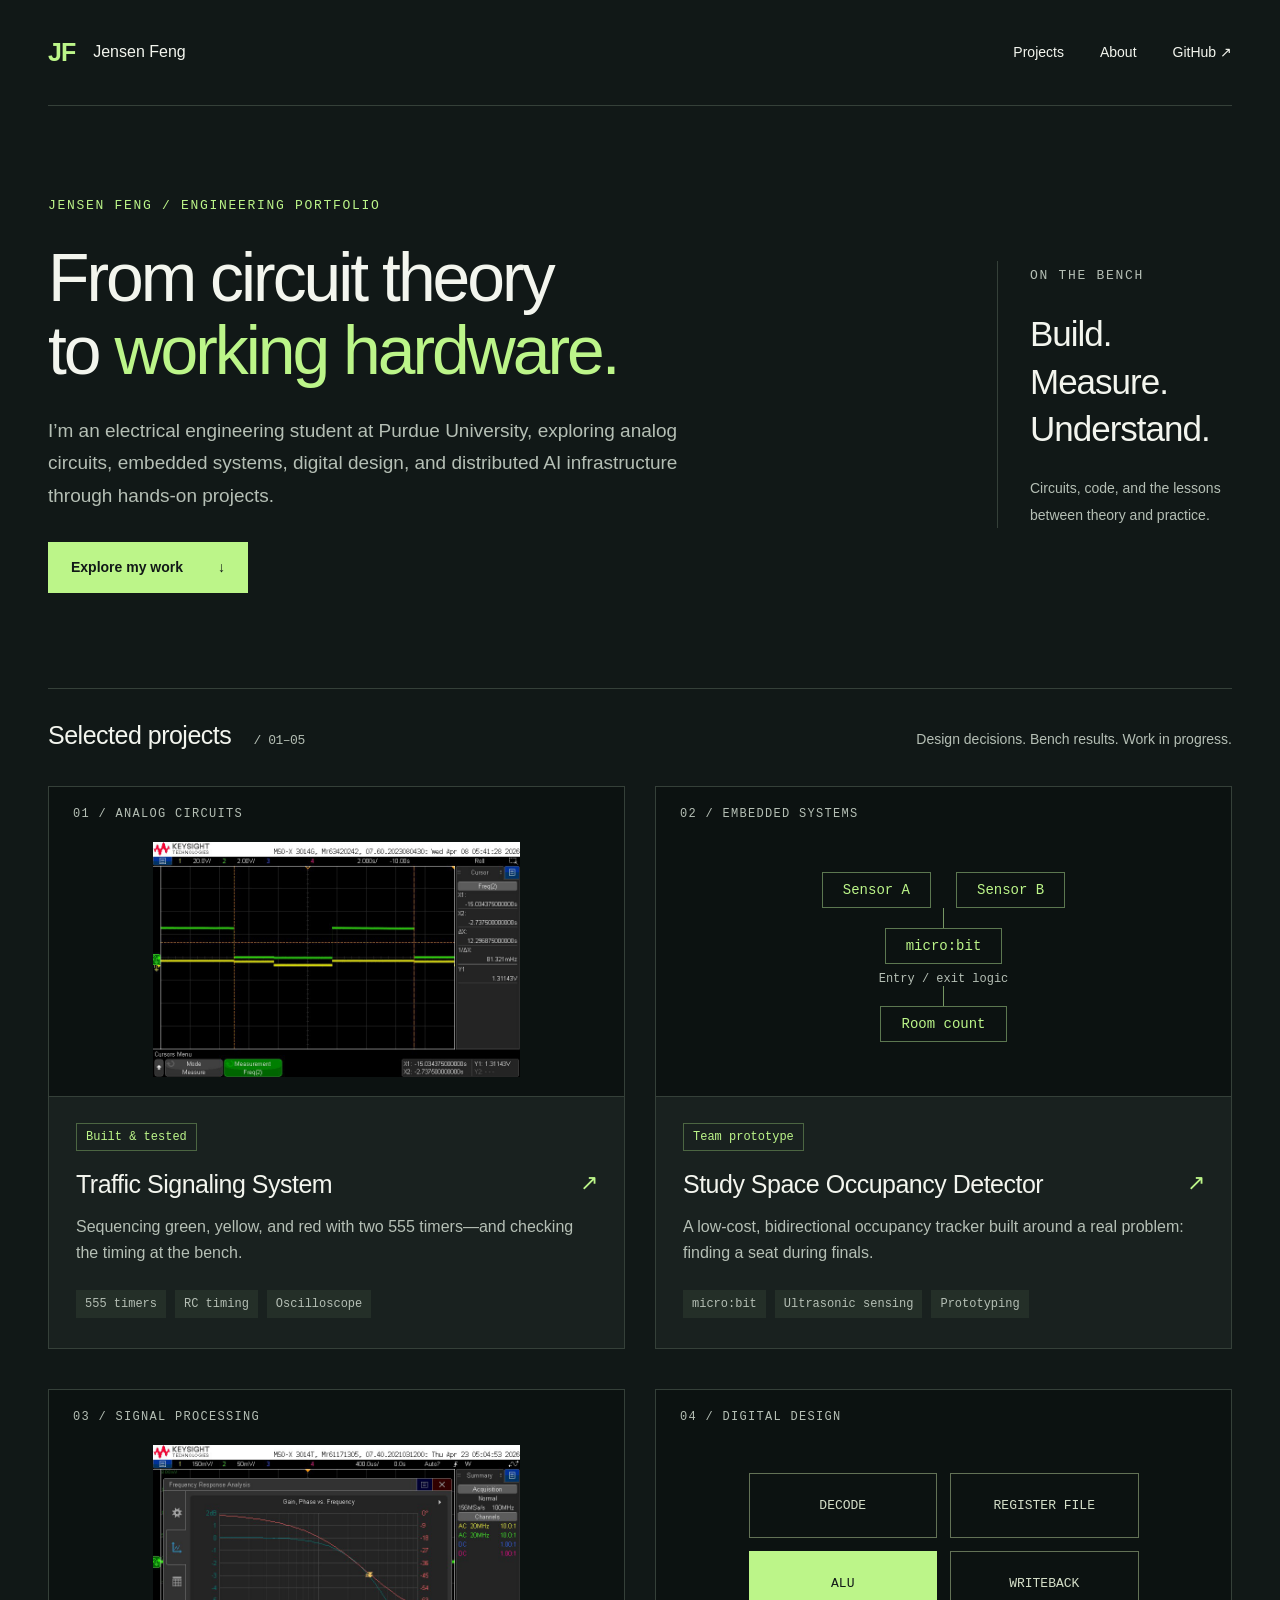
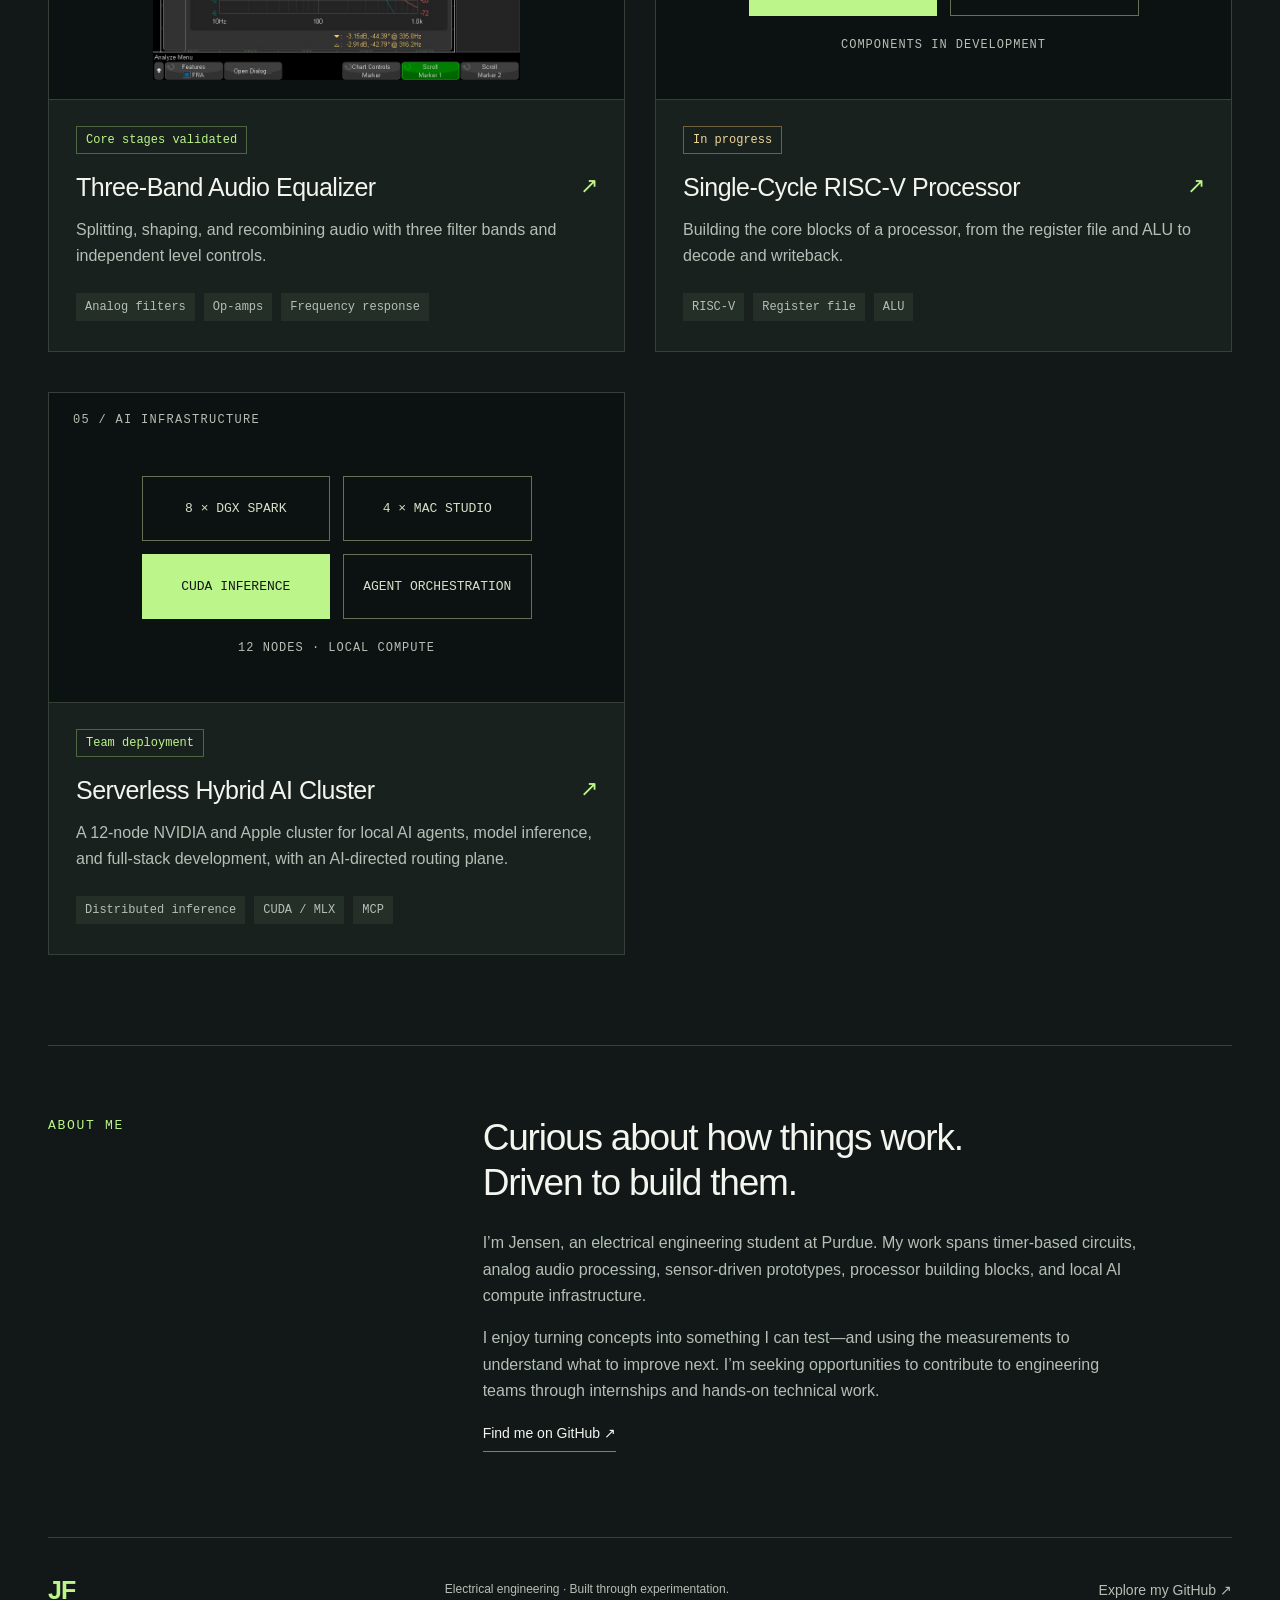
<file: index.html>
<!doctype html>
<html lang="en">

<head>

<meta charset="UTF-8">

<meta name="viewport" content="width=device-width,initial-scale=1">

<meta name="theme-color" content="#111817">

<meta name="description" content="Jensen Feng’s electrical engineering projects: analog circuits, embedded occupancy sensing, audio signal processing, RISC-V processor design, and distributed AI infrastructure.">
<title>Engineering Portfolio | Jensen Feng</title>
<link rel="icon" href="/favicon.svg" type="image/svg+xml">

<link rel="stylesheet" href="/style.css">

</head>

<body>
<a class="skip" href="#main">Skip to content</a>
<header>
<a class="identity" href="/">JF<span>Jensen Feng</span></a>
<nav aria-label="Main navigation">
<a href="/#projects">Projects</a><a href="/#about">About</a><a href="https://github.com/jfeng06" target="_blank" rel="noopener noreferrer">GitHub ↗</a>
</nav>

</header>

<main id="main">

<section class="hero">

<div>

<p class="eyebrow">
JENSEN FENG / ENGINEERING PORTFOLIO
</p>

<h1>
From circuit theory<br>to <em>working hardware.</em>
</h1>

<p class="intro">
I’m an electrical engineering student at Purdue University, exploring analog circuits, embedded systems, digital design, and distributed AI infrastructure through hands-on projects.
</p>
<a class="button" href="#projects">Explore my work <span>↓</span></a>
</div>

<aside class="hero-note">
<span class="small-label">ON THE BENCH</span>
<p>
Build.<br>Measure.<br>Understand.
</p>
<span>Circuits, code, and the lessons<br>between theory and practice.</span>
</aside>

</section>

<section id="projects" class="projects">

<div class="section-heading">

<h2>
Selected projects<span> / 01–05</span>
</h2>

<p>
Design decisions. Bench results. Work in progress.
</p>

</div>

<div class="project-grid">

<article class="project-card">
<a class="project-visual" href="/traffic-signaling/" aria-label="Read Traffic Signaling System"><span class="visual-label">01 / ANALOG CIRCUITS</span><img src="/assets/traffic-scope.png" alt="Traffic Signaling System: original oscilloscope measurement from the project report" width="800" height="512" loading="lazy"></a>
<div class="card-content">
<span class="status ">Built & tested</span>
<h3>
<a href="/traffic-signaling/">Traffic Signaling System <span>↗</span></a>
</h3>

<p>
Sequencing green, yellow, and red with two 555 timers—and checking the timing at the bench.
</p>

<div class="tags">
<span>555 timers</span><span>RC timing</span><span>Oscilloscope</span>
</div>

</div>

</article>

<article class="project-card">
<a class="project-visual" href="/studytrack/" aria-label="Read Study Space Occupancy Detector"><span class="visual-label">02 / EMBEDDED SYSTEMS</span>
<div class="system-diagram" role="img" aria-label="Sensor A and sensor B feed micro:bit direction logic, which updates the room count">

<div class="sensors">
<span>Sensor A</span><span>Sensor B</span>
</div>

<div class="diagram-line">

</div>
<strong>micro:bit</strong><span class="diagram-note">Entry / exit logic</span>
<div class="diagram-line">

</div>
<strong>Room count</strong>
</div>
</a>
<div class="card-content">
<span class="status ">Team prototype</span>
<h3>
<a href="/studytrack/">Study Space Occupancy Detector <span>↗</span></a>
</h3>

<p>
A low-cost, bidirectional occupancy tracker built around a real problem: finding a seat during finals.
</p>

<div class="tags">
<span>micro:bit</span><span>Ultrasonic sensing</span><span>Prototyping</span>
</div>

</div>

</article>

<article class="project-card">
<a class="project-visual" href="/audio-equalizer/" aria-label="Read Three-Band Audio Equalizer"><span class="visual-label">03 / SIGNAL PROCESSING</span><img src="/assets/equalizer-scope.png" alt="Three-Band Audio Equalizer: original oscilloscope measurement from the project report" width="800" height="512" loading="lazy"></a>
<div class="card-content">
<span class="status ">Core stages validated</span>
<h3>
<a href="/audio-equalizer/">Three-Band Audio Equalizer <span>↗</span></a>
</h3>

<p>
Splitting, shaping, and recombining audio with three filter bands and independent level controls.
</p>

<div class="tags">
<span>Analog filters</span><span>Op-amps</span><span>Frequency response</span>
</div>

</div>

</article>

<article class="project-card">
<a class="project-visual" href="/risc-v/" aria-label="Read Single-Cycle RISC-V Processor"><span class="visual-label">04 / DIGITAL DESIGN</span>
<div class="processor-diagram" role="img" aria-label="Processor modules implemented so far: decode, register file, ALU, and writeback. Integration is in progress.">
<span>DECODE</span><span>REGISTER FILE</span><span class="alu">ALU</span><span>WRITEBACK</span><small>COMPONENTS IN DEVELOPMENT</small>
</div>
</a>
<div class="card-content">
<span class="status wip">In progress</span>
<h3>
<a href="/risc-v/">Single-Cycle RISC-V Processor <span>↗</span></a>
</h3>

<p>
Building the core blocks of a processor, from the register file and ALU to decode and writeback.
</p>

<div class="tags">
<span>RISC-V</span><span>Register file</span><span>ALU</span>
</div>

</div>

</article>

<article class="project-card">
<a class="project-visual" href="/serverless-hybrid-ai-cluster/" aria-label="Read Serverless Hybrid AI Cluster">
<span class="visual-label">05 / AI INFRASTRUCTURE</span>
<div class="processor-diagram" role="img" aria-label="12-node cluster: eight DGX Sparks for CUDA inference and four Mac Studios for orchestration and sharded models">
<span>8 × DGX SPARK</span><span>4 × MAC STUDIO</span>
<span class="alu">CUDA INFERENCE</span><span>AGENT ORCHESTRATION</span>
<small>12 NODES · LOCAL COMPUTE</small>
</div>
</a>
<div class="card-content">
<span class="status">Team deployment</span>
<h3><a href="/serverless-hybrid-ai-cluster/">Serverless Hybrid AI Cluster <span>↗</span></a></h3>
<p>A 12-node NVIDIA and Apple cluster for local AI agents, model inference, and full-stack development, with an AI-directed routing plane.</p>
<div class="tags"><span>Distributed inference</span><span>CUDA / MLX</span><span>MCP</span></div>
</div>
</article>

</div>

</section>

<section id="about" class="about">

<p class="eyebrow">
ABOUT ME
</p>

<div>

<h2>
Curious about how things work.<br>Driven to build them.
</h2>

<p>
I’m Jensen, an electrical engineering student at Purdue. My work spans timer-based circuits, analog audio processing, sensor-driven prototypes, processor building blocks, and local AI compute infrastructure.
</p>

<p>
I enjoy turning concepts into something I can test—and using the measurements to understand what to improve next. I’m seeking opportunities to contribute to engineering teams through internships and hands-on technical work.
</p>
<a class="text-link" href="https://github.com/jfeng06" target="_blank" rel="noopener noreferrer">Find me on GitHub ↗</a>
</div>

</section>

</main>

<footer>
<a class="identity" href="/">JF<span>Jensen Feng</span></a><span>Electrical engineering · Built through experimentation.</span><a href="https://github.com/jfeng06" target="_blank" rel="noopener noreferrer">Explore my GitHub ↗</a>
</footer>

</body>

</html>
</file>
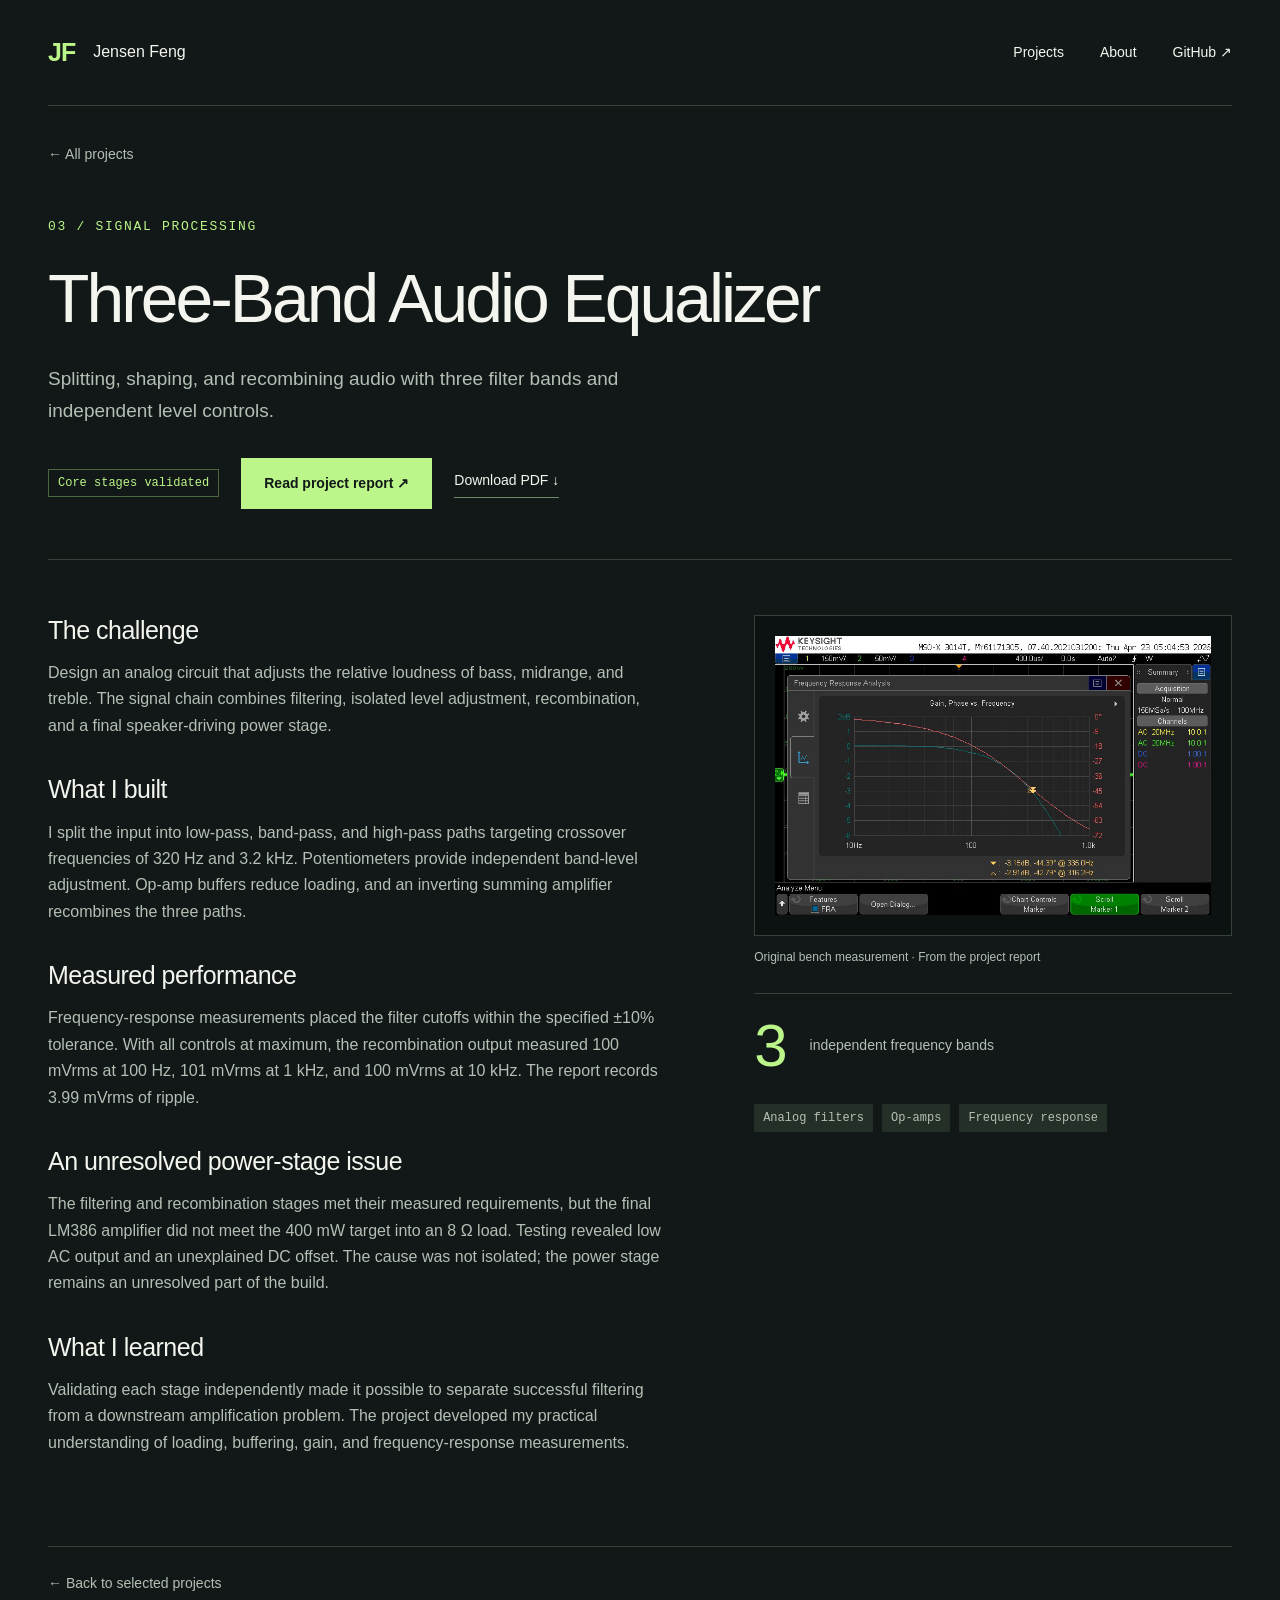
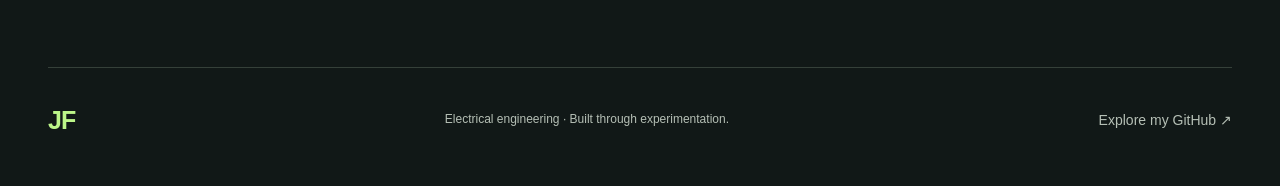
<file: audio-equalizer/index.html>
<!doctype html>
<html lang="en">

<head>

<meta charset="UTF-8">

<meta name="viewport" content="width=device-width,initial-scale=1">

<meta name="theme-color" content="#111817">

<meta name="description" content="Splitting, shaping, and recombining audio with three filter bands and independent level controls.">
<title>Three-Band Audio Equalizer | Jensen Feng</title>
<link rel="icon" href="/favicon.svg" type="image/svg+xml">

<link rel="stylesheet" href="/style.css">

</head>

<body>
<a class="skip" href="#main">Skip to content</a>
<header>
<a class="identity" href="/">JF<span>Jensen Feng</span></a>
<nav aria-label="Main navigation">
<a href="/#projects">Projects</a><a href="/#about">About</a><a href="https://github.com/jfeng06" target="_blank" rel="noopener noreferrer">GitHub ↗</a>
</nav>

</header>

<main id="main" class="detail">
<a class="back" href="/#projects">← All projects</a>
<section class="detail-hero">

<p class="eyebrow">
03 / SIGNAL PROCESSING
</p>

<h1>
Three-Band Audio Equalizer
</h1>

<p class="intro">
Splitting, shaping, and recombining audio with three filter bands and independent level controls.
</p>

<div class="detail-actions">
<span class="status">Core stages validated</span><a class="button" href="/docs/audio-equalizer.pdf" target="_blank" rel="noopener noreferrer">Read project report ↗</a><a class="text-link" href="/docs/audio-equalizer.pdf" download>Download PDF ↓</a>
</div>

</section>

<div class="detail-layout">

<div class="project-story">

<section>

<h2>
The challenge
</h2>

<p>
Design an analog circuit that adjusts the relative loudness of bass, midrange, and treble. The signal chain combines filtering, isolated level adjustment, recombination, and a final speaker-driving power stage.
</p>

</section>

<section>

<h2>
What I built
</h2>

<p>
I split the input into low-pass, band-pass, and high-pass paths targeting crossover frequencies of 320 Hz and 3.2 kHz. Potentiometers provide independent band-level adjustment. Op-amp buffers reduce loading, and an inverting summing amplifier recombines the three paths.
</p>

</section>

<section>

<h2>
Measured performance
</h2>

<p>
Frequency-response measurements placed the filter cutoffs within the specified ±10% tolerance. With all controls at maximum, the recombination output measured 100 mVrms at 100 Hz, 101 mVrms at 1 kHz, and 100 mVrms at 10 kHz. The report records 3.99 mVrms of ripple.
</p>

</section>

<section>

<h2>
An unresolved power-stage issue
</h2>

<p>
The filtering and recombination stages met their measured requirements, but the final LM386 amplifier did not meet the 400 mW target into an 8 Ω load. Testing revealed low AC output and an unexplained DC offset. The cause was not isolated; the power stage remains an unresolved part of the build.
</p>

</section>

<section>

<h2>
What I learned
</h2>

<p>
Validating each stage independently made it possible to separate successful filtering from a downstream amplification problem. The project developed my practical understanding of loading, buffering, gain, and frequency-response measurements.
</p>

</section>

</div>

<aside class="project-evidence">

<div class="evidence-visual">
<img src="/assets/equalizer-scope.png" alt="Three-Band Audio Equalizer: original oscilloscope measurement from the project report" width="800" height="512" loading="lazy">
</div>

<p class="caption">
Original bench measurement · From the project report
</p>

<div class="metric">
<strong>3</strong><span>independent frequency bands</span>
</div>

<div class="tags">
<span>Analog filters</span><span>Op-amps</span><span>Frequency response</span>
</div>

</aside>

</div>
<a class="back bottom-back" href="/#projects">← Back to selected projects</a>
</main>

<footer>
<a class="identity" href="/">JF<span>Jensen Feng</span></a><span>Electrical engineering · Built through experimentation.</span><a href="https://github.com/jfeng06" target="_blank" rel="noopener noreferrer">Explore my GitHub ↗</a>
</footer>

</body>

</html>
</file>
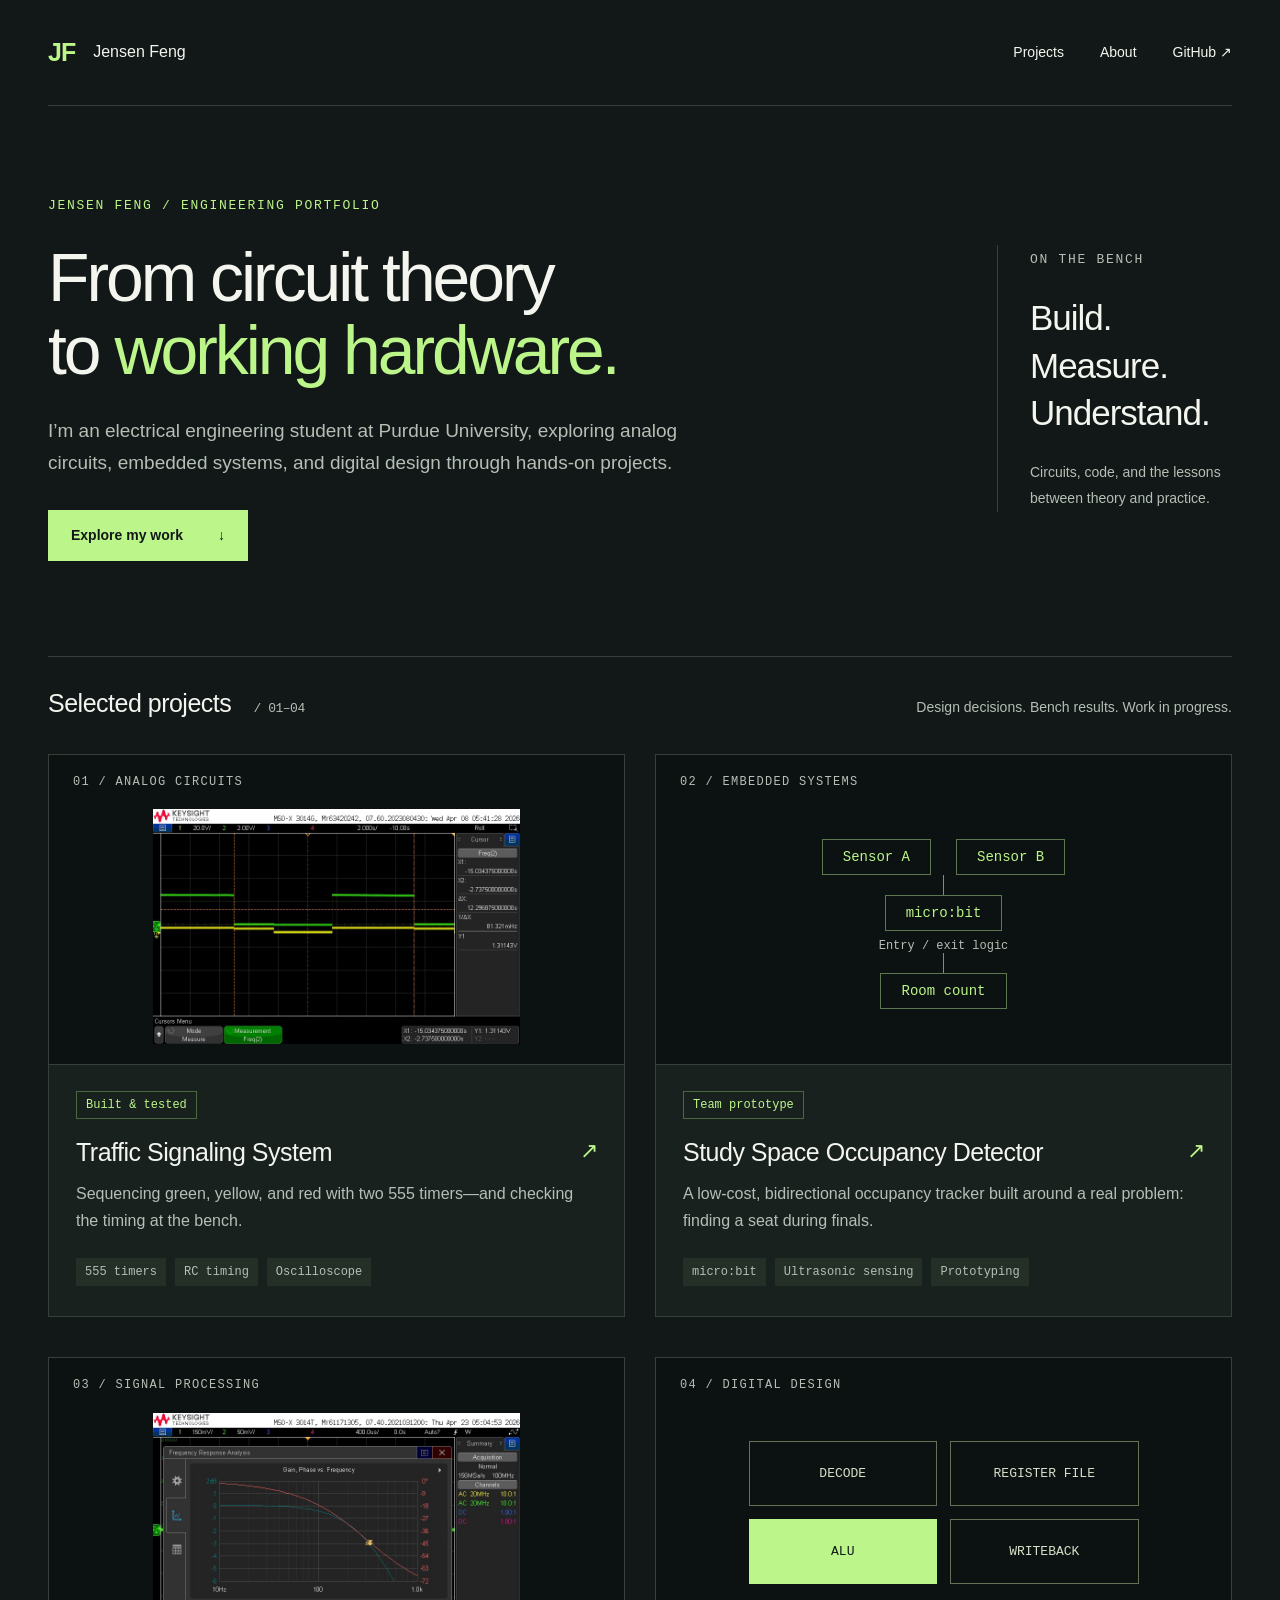
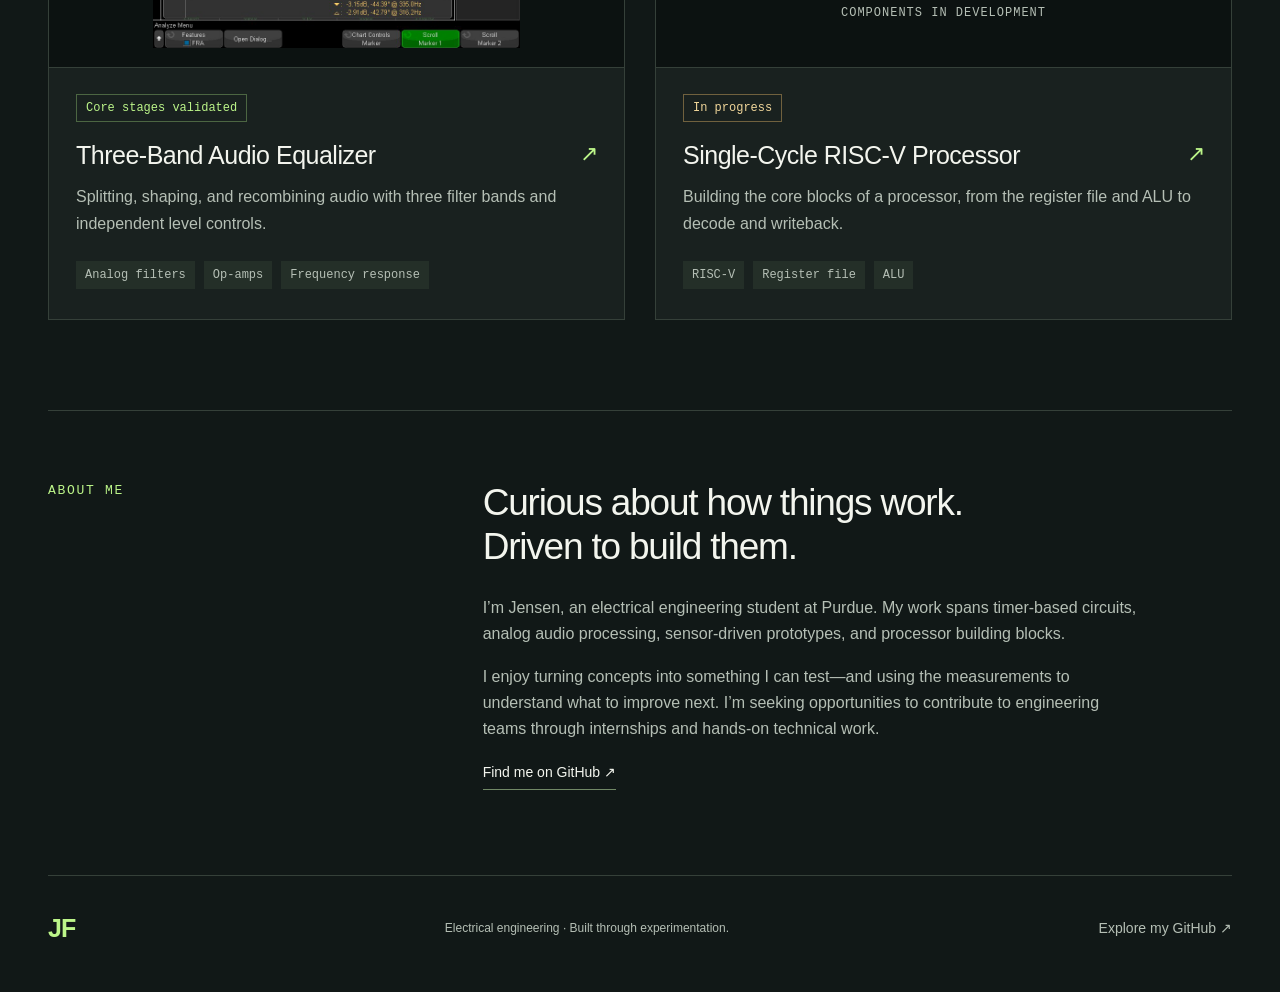
<file: Jensen-Feng-Portfolio-GitHub/index.html>
<!doctype html>
<html lang="en">

<head>

<meta charset="UTF-8">

<meta name="viewport" content="width=device-width,initial-scale=1">

<meta name="theme-color" content="#111817">

<meta name="description" content="Jensen Feng’s electrical engineering projects: analog circuits, embedded occupancy sensing, audio signal processing, and RISC-V processor design.">
<title>Engineering Portfolio | Jensen Feng</title>
<link rel="icon" href="/favicon.svg" type="image/svg+xml">

<link rel="stylesheet" href="/style.css">

</head>

<body>
<a class="skip" href="#main">Skip to content</a>
<header>
<a class="identity" href="/">JF<span>Jensen Feng</span></a>
<nav aria-label="Main navigation">
<a href="/#projects">Projects</a><a href="/#about">About</a><a href="https://github.com/jfeng06" target="_blank" rel="noopener noreferrer">GitHub ↗</a>
</nav>

</header>

<main id="main">

<section class="hero">

<div>

<p class="eyebrow">
JENSEN FENG / ENGINEERING PORTFOLIO
</p>

<h1>
From circuit theory<br>to <em>working hardware.</em>
</h1>

<p class="intro">
I’m an electrical engineering student at Purdue University, exploring analog circuits, embedded systems, and digital design through hands-on projects.
</p>
<a class="button" href="#projects">Explore my work <span>↓</span></a>
</div>

<aside class="hero-note">
<span class="small-label">ON THE BENCH</span>
<p>
Build.<br>Measure.<br>Understand.
</p>
<span>Circuits, code, and the lessons<br>between theory and practice.</span>
</aside>

</section>

<section id="projects" class="projects">

<div class="section-heading">

<h2>
Selected projects<span> / 01–04</span>
</h2>

<p>
Design decisions. Bench results. Work in progress.
</p>

</div>

<div class="project-grid">

<article class="project-card">
<a class="project-visual" href="/projects/traffic-signaling/" aria-label="Read Traffic Signaling System"><span class="visual-label">01 / ANALOG CIRCUITS</span><img src="/assets/traffic-scope.png" alt="Traffic Signaling System: original oscilloscope measurement from the project report" width="800" height="512" loading="lazy"></a>
<div class="card-content">
<span class="status ">Built & tested</span>
<h3>
<a href="/projects/traffic-signaling/">Traffic Signaling System <span>↗</span></a>
</h3>

<p>
Sequencing green, yellow, and red with two 555 timers—and checking the timing at the bench.
</p>

<div class="tags">
<span>555 timers</span><span>RC timing</span><span>Oscilloscope</span>
</div>

</div>

</article>

<article class="project-card">
<a class="project-visual" href="/projects/studytrack/" aria-label="Read Study Space Occupancy Detector"><span class="visual-label">02 / EMBEDDED SYSTEMS</span>
<div class="system-diagram" role="img" aria-label="Sensor A and sensor B feed micro:bit direction logic, which updates the room count">

<div class="sensors">
<span>Sensor A</span><span>Sensor B</span>
</div>

<div class="diagram-line">

</div>
<strong>micro:bit</strong><span class="diagram-note">Entry / exit logic</span>
<div class="diagram-line">

</div>
<strong>Room count</strong>
</div>
</a>
<div class="card-content">
<span class="status ">Team prototype</span>
<h3>
<a href="/projects/studytrack/">Study Space Occupancy Detector <span>↗</span></a>
</h3>

<p>
A low-cost, bidirectional occupancy tracker built around a real problem: finding a seat during finals.
</p>

<div class="tags">
<span>micro:bit</span><span>Ultrasonic sensing</span><span>Prototyping</span>
</div>

</div>

</article>

<article class="project-card">
<a class="project-visual" href="/projects/audio-equalizer/" aria-label="Read Three-Band Audio Equalizer"><span class="visual-label">03 / SIGNAL PROCESSING</span><img src="/assets/equalizer-scope.png" alt="Three-Band Audio Equalizer: original oscilloscope measurement from the project report" width="800" height="512" loading="lazy"></a>
<div class="card-content">
<span class="status ">Core stages validated</span>
<h3>
<a href="/projects/audio-equalizer/">Three-Band Audio Equalizer <span>↗</span></a>
</h3>

<p>
Splitting, shaping, and recombining audio with three filter bands and independent level controls.
</p>

<div class="tags">
<span>Analog filters</span><span>Op-amps</span><span>Frequency response</span>
</div>

</div>

</article>

<article class="project-card">
<a class="project-visual" href="/projects/risc-v/" aria-label="Read Single-Cycle RISC-V Processor"><span class="visual-label">04 / DIGITAL DESIGN</span>
<div class="processor-diagram" role="img" aria-label="Processor modules implemented so far: decode, register file, ALU, and writeback. Integration is in progress.">
<span>DECODE</span><span>REGISTER FILE</span><span class="alu">ALU</span><span>WRITEBACK</span><small>COMPONENTS IN DEVELOPMENT</small>
</div>
</a>
<div class="card-content">
<span class="status wip">In progress</span>
<h3>
<a href="/projects/risc-v/">Single-Cycle RISC-V Processor <span>↗</span></a>
</h3>

<p>
Building the core blocks of a processor, from the register file and ALU to decode and writeback.
</p>

<div class="tags">
<span>RISC-V</span><span>Register file</span><span>ALU</span>
</div>

</div>

</article>

</div>

</section>

<section id="about" class="about">

<p class="eyebrow">
ABOUT ME
</p>

<div>

<h2>
Curious about how things work.<br>Driven to build them.
</h2>

<p>
I’m Jensen, an electrical engineering student at Purdue. My work spans timer-based circuits, analog audio processing, sensor-driven prototypes, and processor building blocks.
</p>

<p>
I enjoy turning concepts into something I can test—and using the measurements to understand what to improve next. I’m seeking opportunities to contribute to engineering teams through internships and hands-on technical work.
</p>
<a class="text-link" href="https://github.com/jfeng06" target="_blank" rel="noopener noreferrer">Find me on GitHub ↗</a>
</div>

</section>

</main>

<footer>
<a class="identity" href="/">JF<span>Jensen Feng</span></a><span>Electrical engineering · Built through experimentation.</span><a href="https://github.com/jfeng06" target="_blank" rel="noopener noreferrer">Explore my GitHub ↗</a>
</footer>

</body>

</html>
</file>
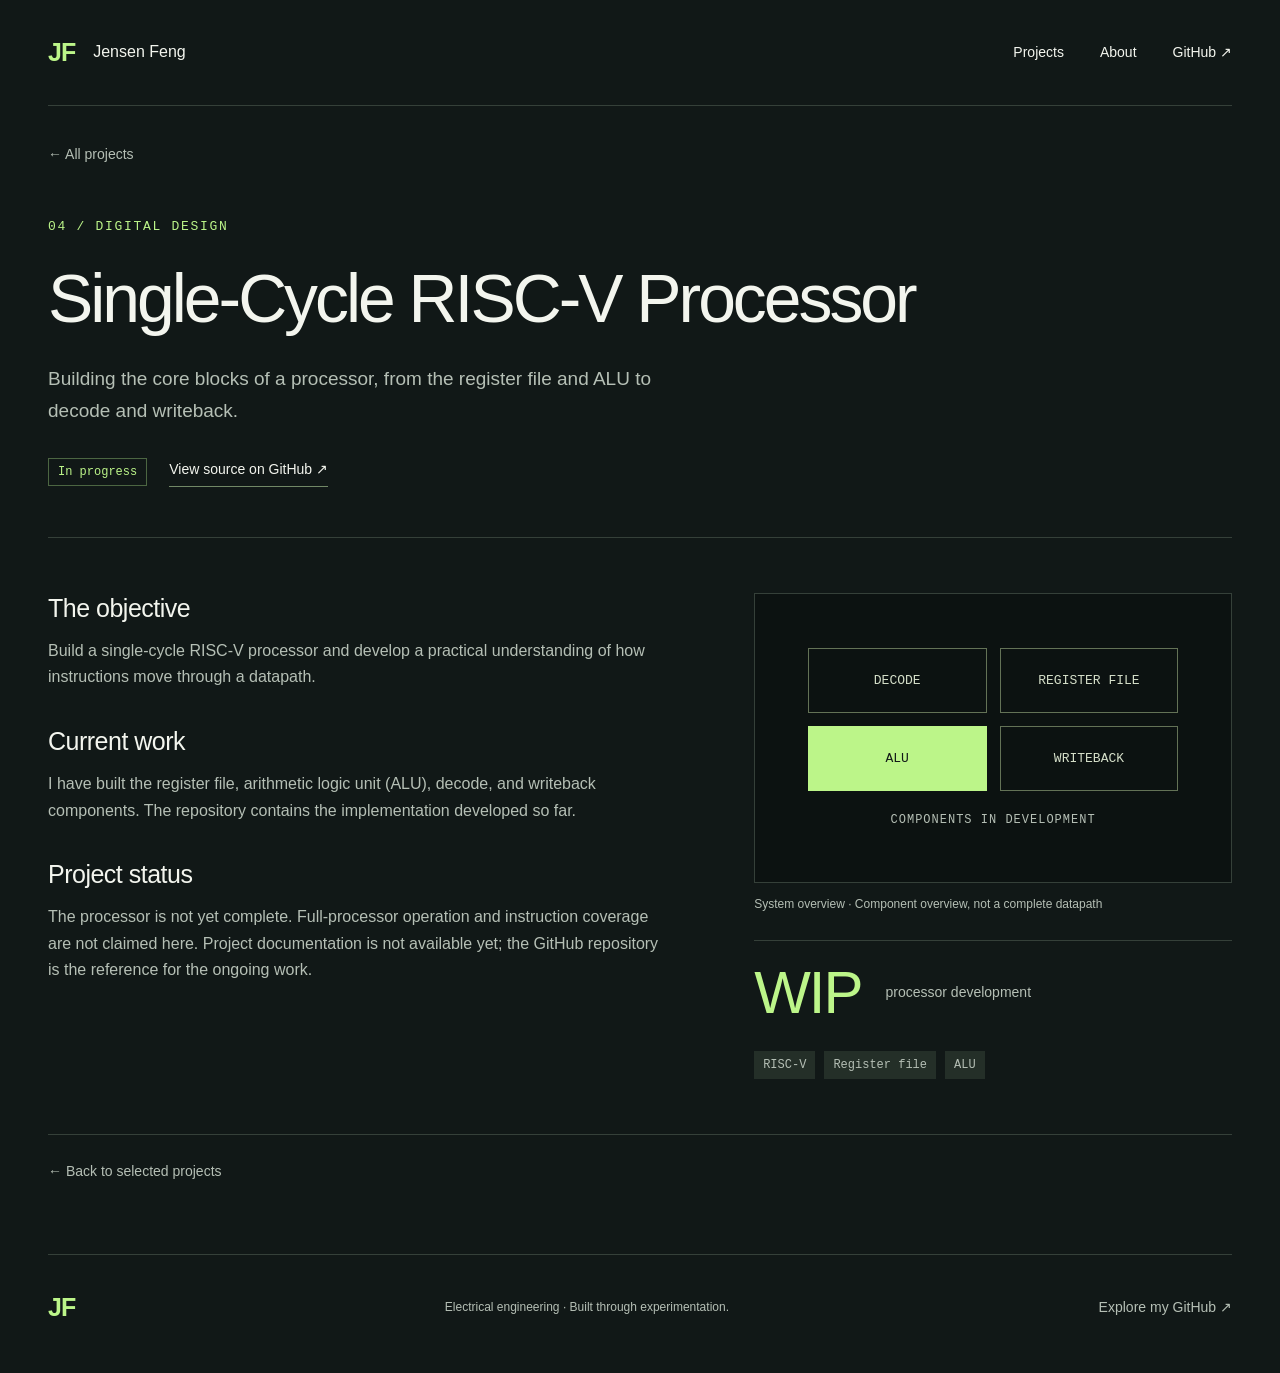
<file: risc-v/index.html>
<!doctype html>
<html lang="en">

<head>

<meta charset="UTF-8">

<meta name="viewport" content="width=device-width,initial-scale=1">

<meta name="theme-color" content="#111817">

<meta name="description" content="Building the core blocks of a processor, from the register file and ALU to decode and writeback.">
<title>Single-Cycle RISC-V Processor | Jensen Feng</title>
<link rel="icon" href="/favicon.svg" type="image/svg+xml">

<link rel="stylesheet" href="/style.css">

</head>

<body>
<a class="skip" href="#main">Skip to content</a>
<header>
<a class="identity" href="/">JF<span>Jensen Feng</span></a>
<nav aria-label="Main navigation">
<a href="/#projects">Projects</a><a href="/#about">About</a><a href="https://github.com/jfeng06" target="_blank" rel="noopener noreferrer">GitHub ↗</a>
</nav>

</header>

<main id="main" class="detail">
<a class="back" href="/#projects">← All projects</a>
<section class="detail-hero">

<p class="eyebrow">
04 / DIGITAL DESIGN
</p>

<h1>
Single-Cycle RISC-V Processor
</h1>

<p class="intro">
Building the core blocks of a processor, from the register file and ALU to decode and writeback.
</p>

<div class="detail-actions">
<span class="status">In progress</span><a class="text-link" href="https://github.com/jfeng06/Single-Cycle-RISC-V-Processor" target="_blank" rel="noopener noreferrer">View source on GitHub ↗</a>
</div>

</section>

<div class="detail-layout">

<div class="project-story">

<section>

<h2>
The objective
</h2>

<p>
Build a single-cycle RISC-V processor and develop a practical understanding of how instructions move through a datapath.
</p>

</section>

<section>

<h2>
Current work
</h2>

<p>
I have built the register file, arithmetic logic unit (ALU), decode, and writeback components. The repository contains the implementation developed so far.
</p>

</section>

<section>

<h2>
Project status
</h2>

<p>
The processor is not yet complete. Full-processor operation and instruction coverage are not claimed here. Project documentation is not available yet; the GitHub repository is the reference for the ongoing work.
</p>

</section>

</div>

<aside class="project-evidence">

<div class="evidence-visual">

<div class="processor-diagram" role="img" aria-label="Processor modules implemented so far: decode, register file, ALU, and writeback. Integration is in progress.">
<span>DECODE</span><span>REGISTER FILE</span><span class="alu">ALU</span><span>WRITEBACK</span><small>COMPONENTS IN DEVELOPMENT</small>
</div>

</div>

<p class="caption">
System overview · Component overview, not a complete datapath
</p>

<div class="metric">
<strong>WIP</strong><span>processor development</span>
</div>

<div class="tags">
<span>RISC-V</span><span>Register file</span><span>ALU</span>
</div>

</aside>

</div>
<a class="back bottom-back" href="/#projects">← Back to selected projects</a>
</main>

<footer>
<a class="identity" href="/">JF<span>Jensen Feng</span></a><span>Electrical engineering · Built through experimentation.</span><a href="https://github.com/jfeng06" target="_blank" rel="noopener noreferrer">Explore my GitHub ↗</a>
</footer>

</body>

</html>
</file>
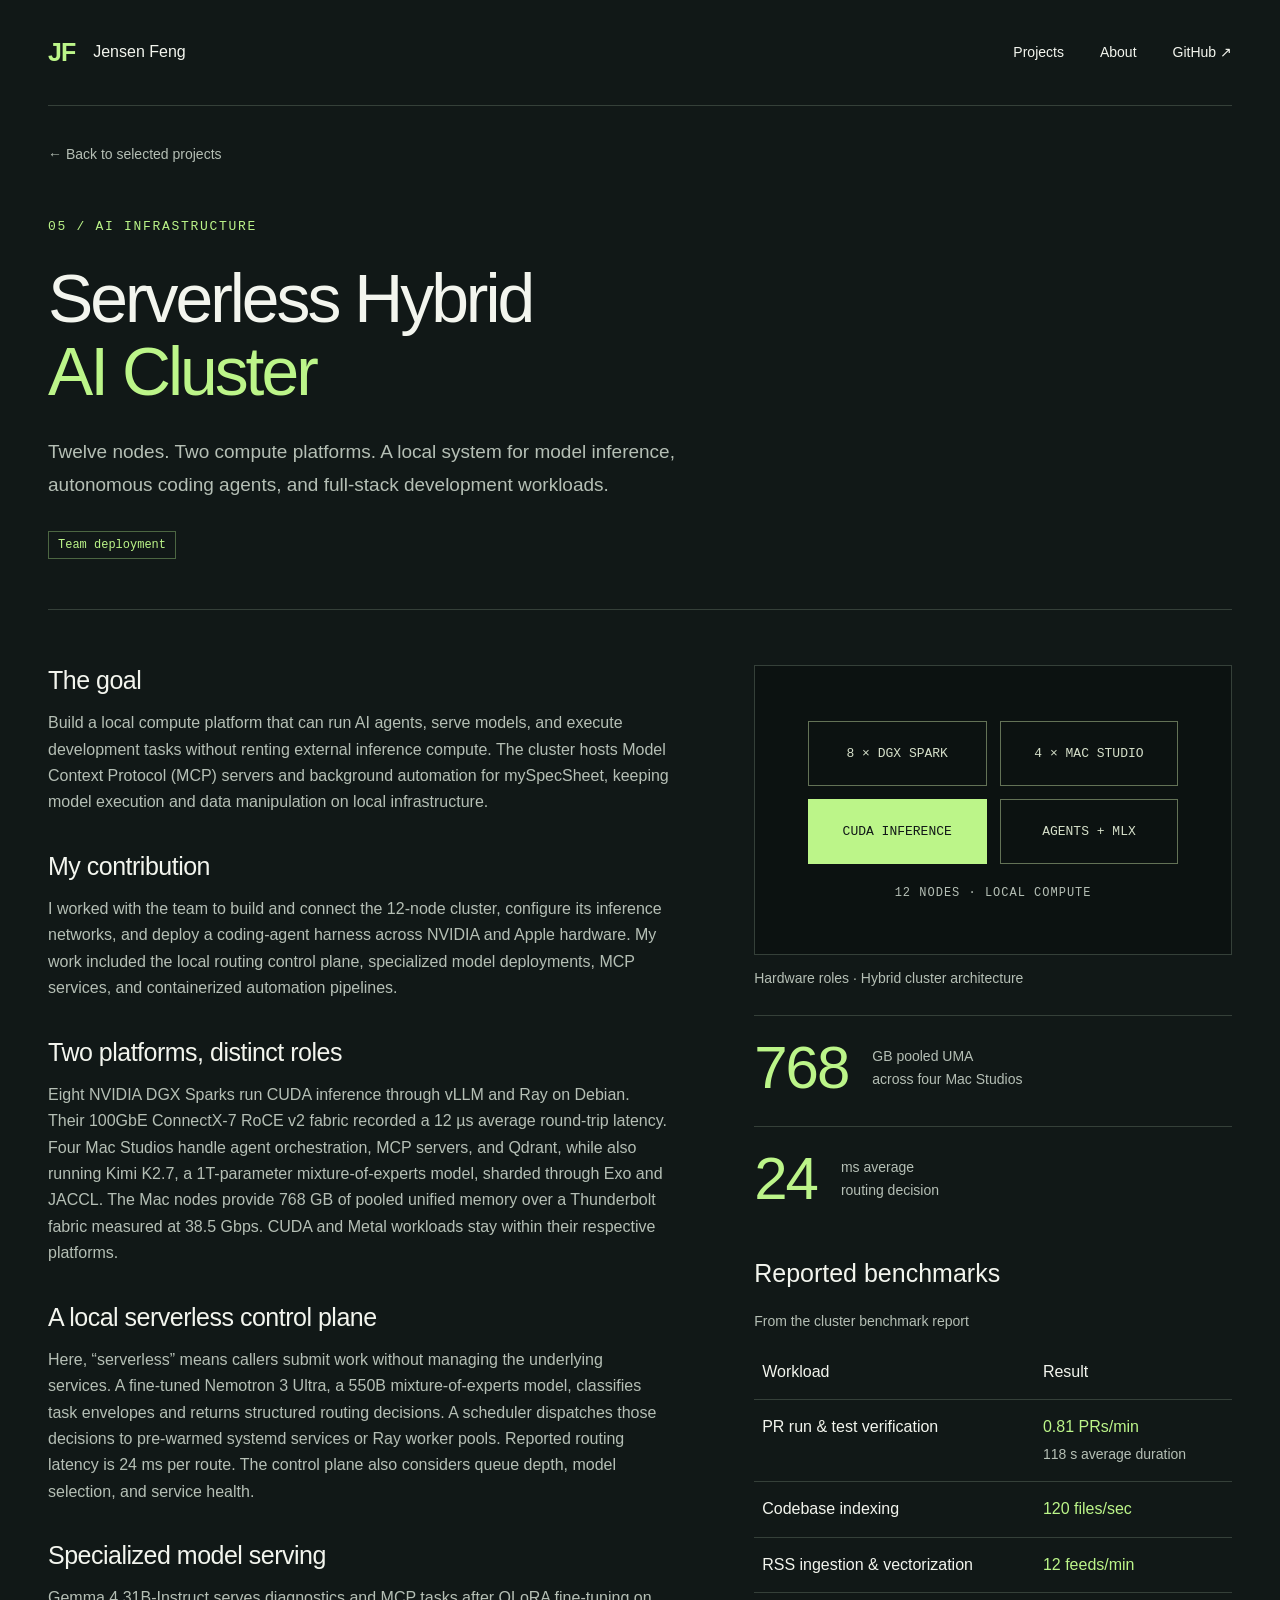
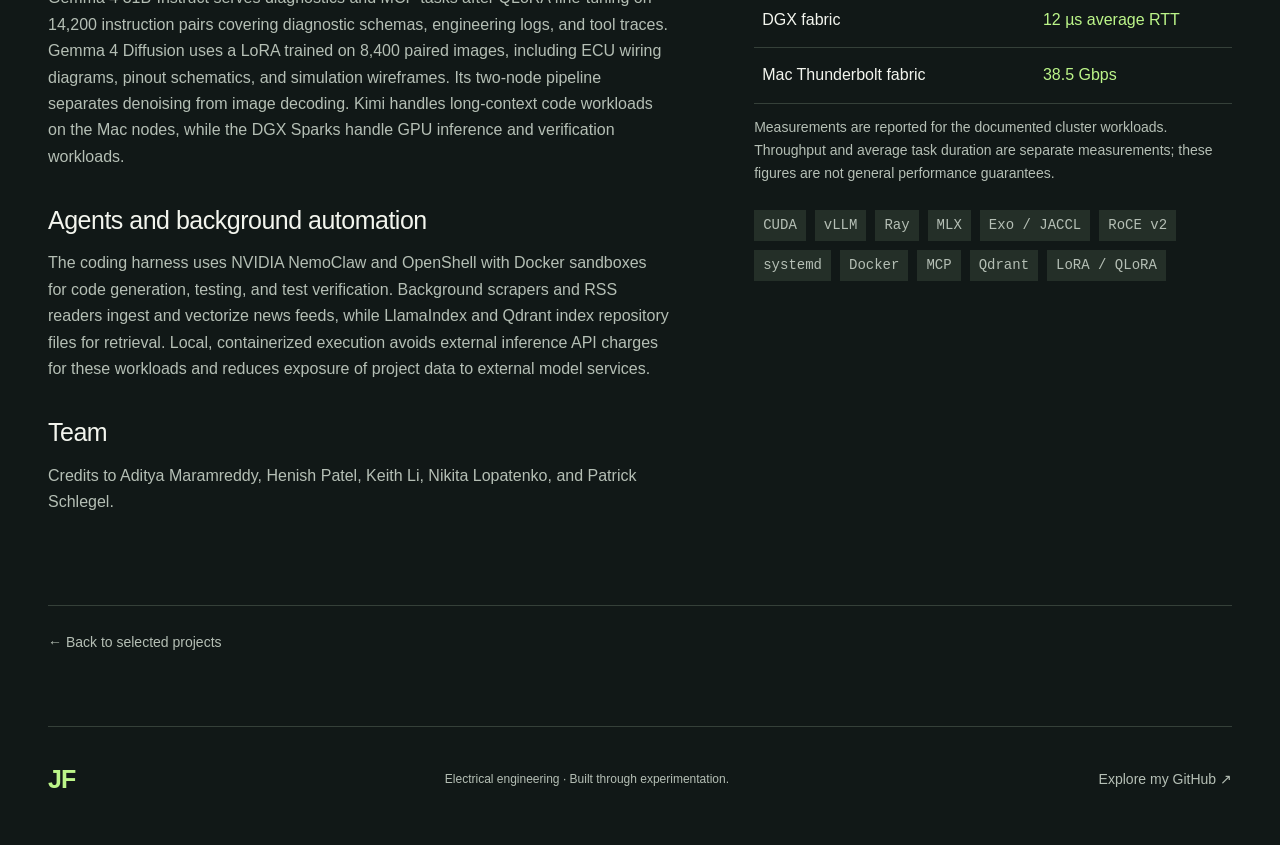
<file: serverless-hybrid-ai-cluster/index.html>
<!doctype html>
<html lang="en">
<head>
<meta charset="UTF-8">
<meta name="viewport" content="width=device-width,initial-scale=1">
<meta name="theme-color" content="#111817">
<meta name="description" content="Jensen Feng’s work on a 12-node NVIDIA DGX Spark and Apple Mac Studio cluster for local AI inference, agent orchestration, and serverless task routing.">
<title>Serverless Hybrid AI Cluster | Jensen Feng</title>
<link rel="icon" href="/favicon.svg" type="image/svg+xml">
<link rel="stylesheet" href="/style.css">
<link rel="stylesheet" href="/serverless-hybrid-ai-cluster/project.css">
</head>
<body>
<a class="skip" href="#main">Skip to content</a>
<header>
<a class="identity" href="/">JF<span>Jensen Feng</span></a>
<nav aria-label="Main navigation"><a href="/#projects">Projects</a><a href="/#about">About</a><a href="https://github.com/jfeng06" target="_blank" rel="noopener noreferrer">GitHub ↗</a></nav>
</header>
<main id="main" class="detail cluster-project">
<a class="back" href="/#projects">← Back to selected projects</a>
<section class="detail-hero">
<p class="eyebrow">05 / AI INFRASTRUCTURE</p>
<h1>Serverless Hybrid<br><em>AI Cluster</em></h1>
<p class="intro">Twelve nodes. Two compute platforms. A local system for model inference, autonomous coding agents, and full-stack development workloads.</p>
<div class="detail-actions">
<span class="status">Team deployment</span>
</div>
</section>
<div class="detail-layout">
<div class="project-story">
<section>
<h2>The goal</h2>
<p>Build a local compute platform that can run AI agents, serve models, and execute development tasks without renting external inference compute. The cluster hosts Model Context Protocol (MCP) servers and background automation for mySpecSheet, keeping model execution and data manipulation on local infrastructure.</p>
</section>
<section>
<h2>My contribution</h2>
<p>I worked with the team to build and connect the 12-node cluster, configure its inference networks, and deploy a coding-agent harness across NVIDIA and Apple hardware. My work included the local routing control plane, specialized model deployments, MCP services, and containerized automation pipelines.</p>
</section>
<section>
<h2>Two platforms, distinct roles</h2>
<p>Eight NVIDIA DGX Sparks run CUDA inference through vLLM and Ray on Debian. Their 100GbE ConnectX-7 RoCE v2 fabric recorded a 12 µs average round-trip latency. Four Mac Studios handle agent orchestration, MCP servers, and Qdrant, while also running Kimi K2.7, a 1T-parameter mixture-of-experts model, sharded through Exo and JACCL. The Mac nodes provide 768 GB of pooled unified memory over a Thunderbolt fabric measured at 38.5 Gbps. CUDA and Metal workloads stay within their respective platforms.</p>
</section>
<section>
<h2>A local serverless control plane</h2>
<p>Here, “serverless” means callers submit work without managing the underlying services. A fine-tuned Nemotron 3 Ultra, a 550B mixture-of-experts model, classifies task envelopes and returns structured routing decisions. A scheduler dispatches those decisions to pre-warmed systemd services or Ray worker pools. Reported routing latency is 24 ms per route. The control plane also considers queue depth, model selection, and service health.</p>
</section>
<section>
<h2>Specialized model serving</h2>
<p>Gemma 4 31B-Instruct serves diagnostics and MCP tasks after QLoRA fine-tuning on 14,200 instruction pairs covering diagnostic schemas, engineering logs, and tool traces. Gemma 4 Diffusion uses a LoRA trained on 8,400 paired images, including ECU wiring diagrams, pinout schematics, and simulation wireframes. Its two-node pipeline separates denoising from image decoding. Kimi handles long-context code workloads on the Mac nodes, while the DGX Sparks handle GPU inference and verification workloads.</p>
</section>
<section>
<h2>Agents and background automation</h2>
<p>The coding harness uses NVIDIA NemoClaw and OpenShell with Docker sandboxes for code generation, testing, and test verification. Background scrapers and RSS readers ingest and vectorize news feeds, while LlamaIndex and Qdrant index repository files for retrieval. Local, containerized execution avoids external inference API charges for these workloads and reduces exposure of project data to external model services.</p>
</section>
<section>
<h2>Team</h2>
<p>Credits to Aditya Maramreddy, Henish Patel, Keith Li, Nikita Lopatenko, and Patrick Schlegel.</p>
</section>
</div>
<aside class="project-evidence" aria-label="Cluster configuration and reported benchmarks">
<div class="evidence-visual">
<div class="processor-diagram" role="img" aria-label="Eight DGX Sparks serve CUDA inference; four Mac Studios handle agents and sharded models">
<span>8 × DGX SPARK</span><span>4 × MAC STUDIO</span><span class="alu">CUDA INFERENCE</span><span>AGENTS + MLX</span><small>12 NODES · LOCAL COMPUTE</small>
</div>
</div>
<p class="caption">Hardware roles · Hybrid cluster architecture</p>
<div class="metric"><strong>768</strong><span>GB pooled UMA<br>across four Mac Studios</span></div>
<div class="metric"><strong>24</strong><span>ms average<br>routing decision</span></div>
<h2 class="benchmark-heading">Reported benchmarks</h2>
<table>
<caption>From the cluster benchmark report</caption>
<thead><tr><th scope="col">Workload</th><th scope="col">Result</th></tr></thead>
<tbody>
<tr><th scope="row">PR run &amp; test verification</th><td>0.81 PRs/min<br><span>118 s average duration</span></td></tr>
<tr><th scope="row">Codebase indexing</th><td>120 files/sec</td></tr>
<tr><th scope="row">RSS ingestion &amp; vectorization</th><td>12 feeds/min</td></tr>
<tr><th scope="row">DGX fabric</th><td>12 µs average RTT</td></tr>
<tr><th scope="row">Mac Thunderbolt fabric</th><td>38.5 Gbps</td></tr>
</tbody>
</table>
<p class="caption">Measurements are reported for the documented cluster workloads. Throughput and average task duration are separate measurements; these figures are not general performance guarantees.</p>
<div class="tags"><span>CUDA</span><span>vLLM</span><span>Ray</span><span>MLX</span><span>Exo / JACCL</span><span>RoCE v2</span><span>systemd</span><span>Docker</span><span>MCP</span><span>Qdrant</span><span>LoRA / QLoRA</span></div>

</aside>
</div>
<a class="back bottom-back" href="/#projects">← Back to selected projects</a>
</main>
<footer><a class="identity" href="/">JF<span>Jensen Feng</span></a><span>Electrical engineering · Built through experimentation.</span><a href="https://github.com/jfeng06" target="_blank" rel="noopener noreferrer">Explore my GitHub ↗</a></footer>
</body>
</html>
</file>
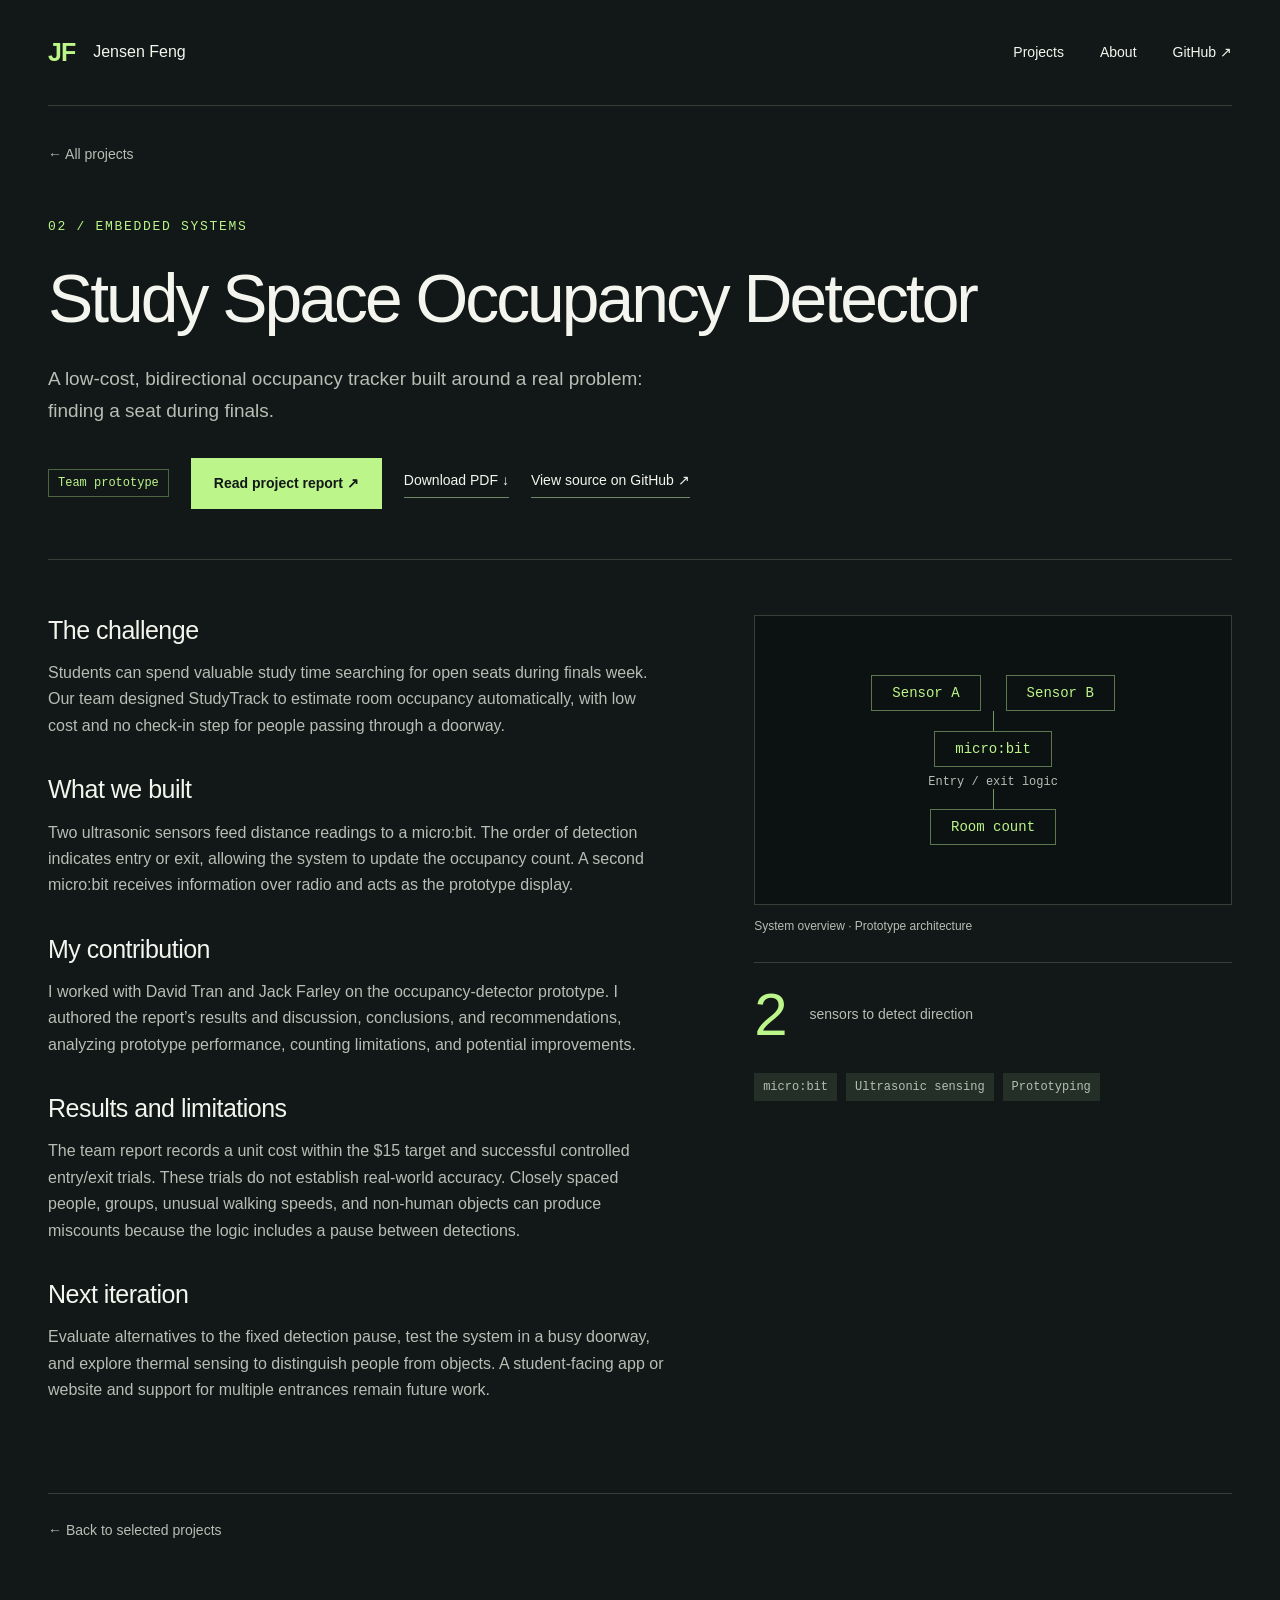
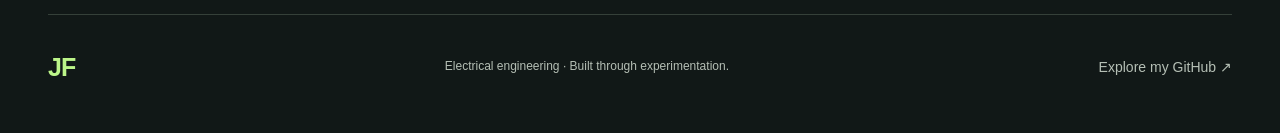
<file: studytrack/index.html>
<!doctype html>
<html lang="en">

<head>

<meta charset="UTF-8">

<meta name="viewport" content="width=device-width,initial-scale=1">

<meta name="theme-color" content="#111817">

<meta name="description" content="A low-cost, bidirectional occupancy tracker built around a real problem: finding a seat during finals.">
<title>Study Space Occupancy Detector | Jensen Feng</title>
<link rel="icon" href="/favicon.svg" type="image/svg+xml">

<link rel="stylesheet" href="/style.css">

</head>

<body>
<a class="skip" href="#main">Skip to content</a>
<header>
<a class="identity" href="/">JF<span>Jensen Feng</span></a>
<nav aria-label="Main navigation">
<a href="/#projects">Projects</a><a href="/#about">About</a><a href="https://github.com/jfeng06" target="_blank" rel="noopener noreferrer">GitHub ↗</a>
</nav>

</header>

<main id="main" class="detail">
<a class="back" href="/#projects">← All projects</a>
<section class="detail-hero">

<p class="eyebrow">
02 / EMBEDDED SYSTEMS
</p>

<h1>
Study Space Occupancy Detector
</h1>

<p class="intro">
A low-cost, bidirectional occupancy tracker built around a real problem: finding a seat during finals.
</p>

<div class="detail-actions">
<span class="status">Team prototype</span><a class="button" href="/docs/studytrack.pdf" target="_blank" rel="noopener noreferrer">Read project report ↗</a><a class="text-link" href="/docs/studytrack.pdf" download>Download PDF ↓</a><a class="text-link" href="https://github.com/jfeng06/StudySpaceOccupancyDetector" target="_blank" rel="noopener noreferrer">View source on GitHub ↗</a>
</div>

</section>

<div class="detail-layout">

<div class="project-story">

<section>

<h2>
The challenge
</h2>

<p>
Students can spend valuable study time searching for open seats during finals week. Our team designed StudyTrack to estimate room occupancy automatically, with low cost and no check-in step for people passing through a doorway.
</p>

</section>

<section>

<h2>
What we built
</h2>

<p>
Two ultrasonic sensors feed distance readings to a micro:bit. The order of detection indicates entry or exit, allowing the system to update the occupancy count. A second micro:bit receives information over radio and acts as the prototype display.
</p>

</section>

<section>

<h2>
My contribution
</h2>

<p>
I worked with David Tran and Jack Farley on the occupancy-detector prototype. I authored the report’s results and discussion, conclusions, and recommendations, analyzing prototype performance, counting limitations, and potential improvements.
</p>

</section>

<section>

<h2>
Results and limitations
</h2>

<p>
The team report records a unit cost within the $15 target and successful controlled entry/exit trials. These trials do not establish real-world accuracy. Closely spaced people, groups, unusual walking speeds, and non-human objects can produce miscounts because the logic includes a pause between detections.
</p>

</section>

<section>

<h2>
Next iteration
</h2>

<p>
Evaluate alternatives to the fixed detection pause, test the system in a busy doorway, and explore thermal sensing to distinguish people from objects. A student-facing app or website and support for multiple entrances remain future work.
</p>

</section>

</div>

<aside class="project-evidence">

<div class="evidence-visual">

<div class="system-diagram" role="img" aria-label="Sensor A and sensor B feed micro:bit direction logic, which updates the room count">

<div class="sensors">
<span>Sensor A</span><span>Sensor B</span>
</div>

<div class="diagram-line">

</div>
<strong>micro:bit</strong><span class="diagram-note">Entry / exit logic</span>
<div class="diagram-line">

</div>
<strong>Room count</strong>
</div>

</div>

<p class="caption">
System overview · Prototype architecture
</p>

<div class="metric">
<strong>2</strong><span>sensors to detect direction</span>
</div>

<div class="tags">
<span>micro:bit</span><span>Ultrasonic sensing</span><span>Prototyping</span>
</div>

</aside>

</div>
<a class="back bottom-back" href="/#projects">← Back to selected projects</a>
</main>

<footer>
<a class="identity" href="/">JF<span>Jensen Feng</span></a><span>Electrical engineering · Built through experimentation.</span><a href="https://github.com/jfeng06" target="_blank" rel="noopener noreferrer">Explore my GitHub ↗</a>
</footer>

</body>

</html>
</file>
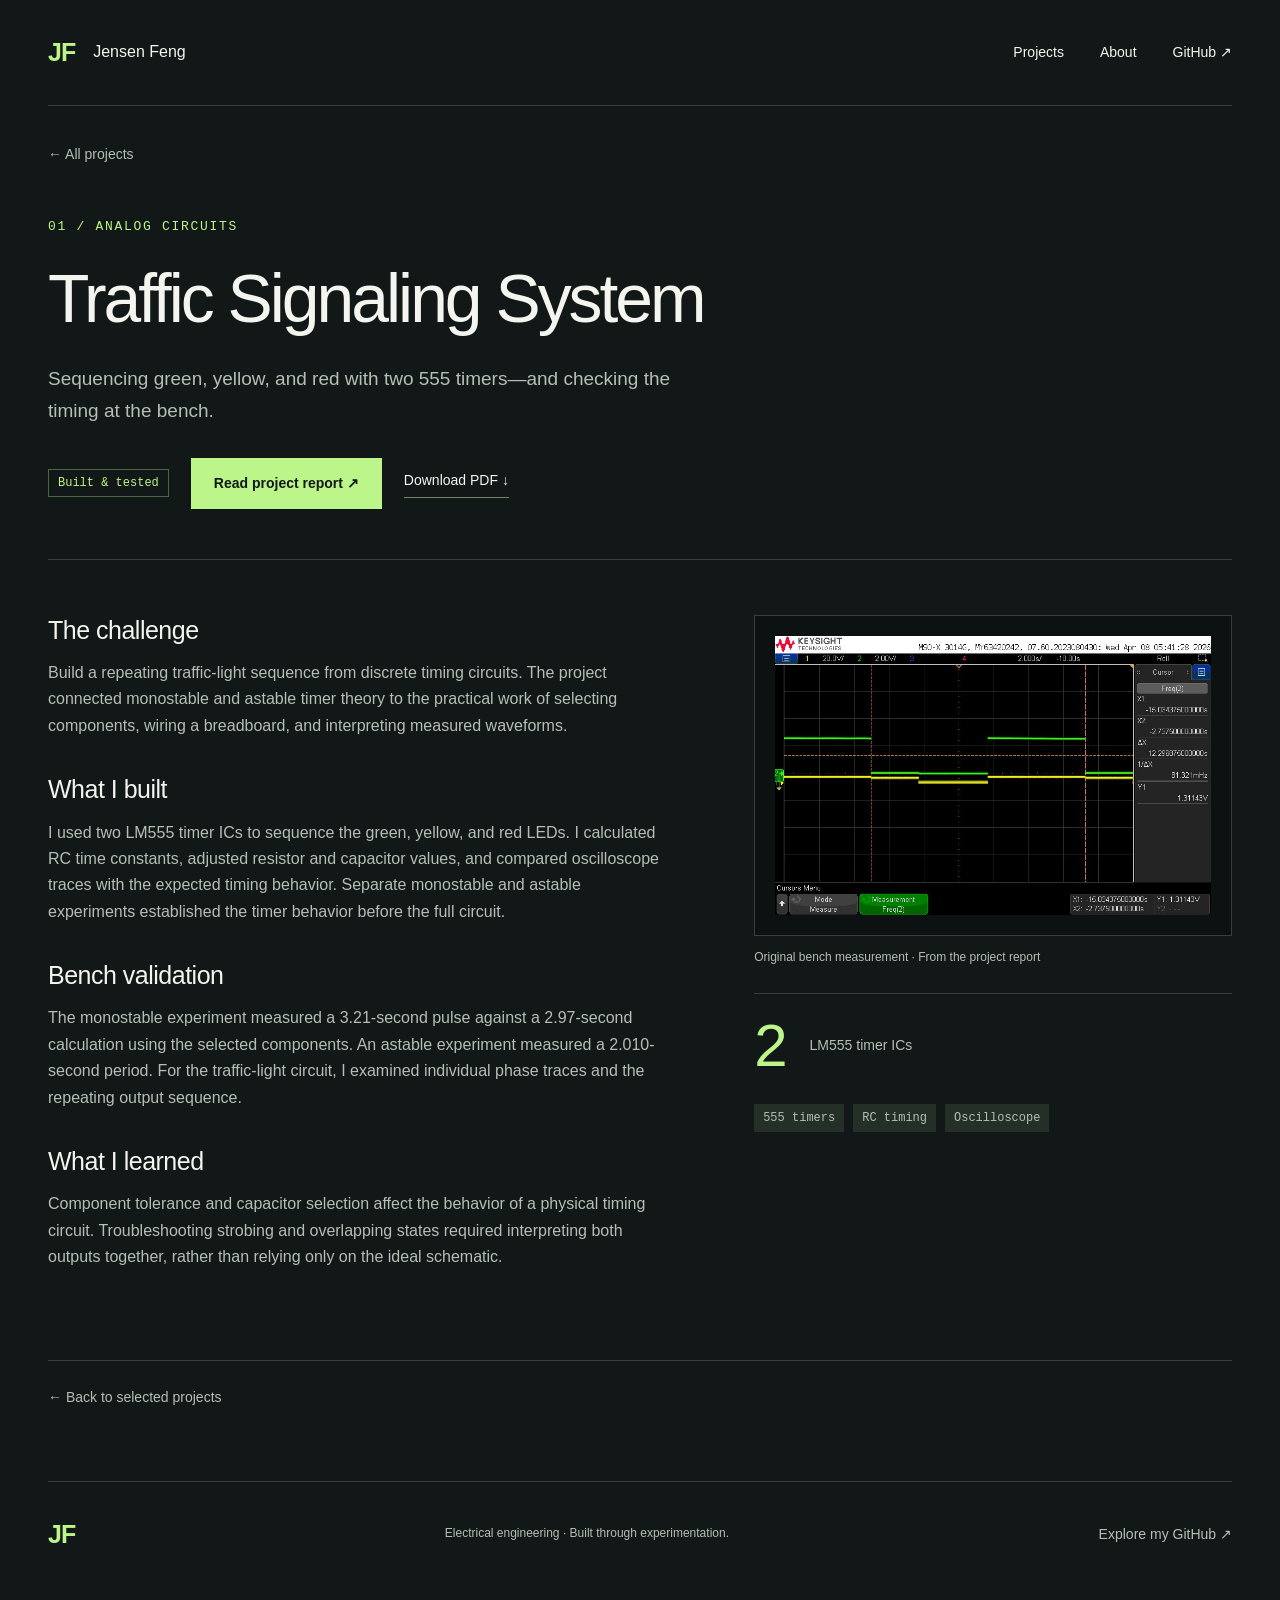
<file: traffic-signaling/index.html>
<!doctype html>
<html lang="en">

<head>

<meta charset="UTF-8">

<meta name="viewport" content="width=device-width,initial-scale=1">

<meta name="theme-color" content="#111817">

<meta name="description" content="Sequencing green, yellow, and red with two 555 timers—and checking the timing at the bench.">
<title>Traffic Signaling System | Jensen Feng</title>
<link rel="icon" href="/favicon.svg" type="image/svg+xml">

<link rel="stylesheet" href="/style.css">

</head>

<body>
<a class="skip" href="#main">Skip to content</a>
<header>
<a class="identity" href="/">JF<span>Jensen Feng</span></a>
<nav aria-label="Main navigation">
<a href="/#projects">Projects</a><a href="/#about">About</a><a href="https://github.com/jfeng06" target="_blank" rel="noopener noreferrer">GitHub ↗</a>
</nav>

</header>

<main id="main" class="detail">
<a class="back" href="/#projects">← All projects</a>
<section class="detail-hero">

<p class="eyebrow">
01 / ANALOG CIRCUITS
</p>

<h1>
Traffic Signaling System
</h1>

<p class="intro">
Sequencing green, yellow, and red with two 555 timers—and checking the timing at the bench.
</p>

<div class="detail-actions">
<span class="status">Built & tested</span><a class="button" href="/docs/traffic-signaling.pdf" target="_blank" rel="noopener noreferrer">Read project report ↗</a><a class="text-link" href="/docs/traffic-signaling.pdf" download>Download PDF ↓</a>
</div>

</section>

<div class="detail-layout">

<div class="project-story">

<section>

<h2>
The challenge
</h2>

<p>
Build a repeating traffic-light sequence from discrete timing circuits. The project connected monostable and astable timer theory to the practical work of selecting components, wiring a breadboard, and interpreting measured waveforms.
</p>

</section>

<section>

<h2>
What I built
</h2>

<p>
I used two LM555 timer ICs to sequence the green, yellow, and red LEDs. I calculated RC time constants, adjusted resistor and capacitor values, and compared oscilloscope traces with the expected timing behavior. Separate monostable and astable experiments established the timer behavior before the full circuit.
</p>

</section>

<section>

<h2>
Bench validation
</h2>

<p>
The monostable experiment measured a 3.21-second pulse against a 2.97-second calculation using the selected components. An astable experiment measured a 2.010-second period. For the traffic-light circuit, I examined individual phase traces and the repeating output sequence.
</p>

</section>

<section>

<h2>
What I learned
</h2>

<p>
Component tolerance and capacitor selection affect the behavior of a physical timing circuit. Troubleshooting strobing and overlapping states required interpreting both outputs together, rather than relying only on the ideal schematic.
</p>

</section>

</div>

<aside class="project-evidence">

<div class="evidence-visual">
<img src="/assets/traffic-scope.png" alt="Traffic Signaling System: original oscilloscope measurement from the project report" width="800" height="512" loading="lazy">
</div>

<p class="caption">
Original bench measurement · From the project report
</p>

<div class="metric">
<strong>2</strong><span>LM555 timer ICs</span>
</div>

<div class="tags">
<span>555 timers</span><span>RC timing</span><span>Oscilloscope</span>
</div>

</aside>

</div>
<a class="back bottom-back" href="/#projects">← Back to selected projects</a>
</main>

<footer>
<a class="identity" href="/">JF<span>Jensen Feng</span></a><span>Electrical engineering · Built through experimentation.</span><a href="https://github.com/jfeng06" target="_blank" rel="noopener noreferrer">Explore my GitHub ↗</a>
</footer>

</body>

</html>
</file>
<file: style.css>
:root {
  --bg:#111817;
  --panel:#19211f;
  --text:#f3f5ee;
  --muted:#b5bfb5;
  --line:#354039;
  --accent:#bcf589;
  --mono:ui-monospace,SFMono-Regular,Consolas,monospace}

* {
  box-sizing:border-box}

html {
  scroll-behavior:smooth;
  scroll-padding-top:32px}

body {
  margin:0;
  background:var(--bg);
  color:var(--text);
  font-family:Arial,Helvetica,sans-serif;
  font-size:16px;
  line-height:1.65}

a {
  color:inherit;
  text-decoration:none}

a:focus-visible {
  outline:3px solid var(--accent);
  outline-offset:6px}

header,main,footer {
  width:min(1240px,calc(100% - 96px));
  margin:auto}

header {
  height:106px;
  display:flex;
  justify-content:space-between;
  align-items:center;
  border-bottom:1px solid var(--line)}

.identity {
  display:flex;
  gap:18px;
  align-items:center;
  font-size:25px;
  font-weight:800;
  letter-spacing:-1px;
  color:var(--accent)}

.identity span {
  font-size:16px;
  font-weight:500;
  letter-spacing:0;
  color:var(--text)}

nav {
  display:flex;
  gap:36px;
  font-size:14px}

nav a:hover,.text-link:hover,.back:hover {
  color:var(--accent)}

.skip {
  position:absolute;
  top:-80px;
  padding:12px;
  background:var(--accent);
  color:var(--bg)}

.skip:focus {
  top:0}

.hero {
  display:grid;
  grid-template-columns:1fr 235px;
  gap:50px;
  padding:90px 0 95px}

.eyebrow,.small-label {
  font:13px/1.5 var(--mono);
  letter-spacing:1.7px;
  color:var(--accent);
  margin:0 0 25px}

h1 {
  font-size:clamp(44px,5.3vw,72px);
  line-height:1.08;
  letter-spacing:-3px;
  font-weight:500;
  margin:0 0 28px}

h1 em {
  font-style:normal;
  color:var(--accent)}

.intro {
  max-width:650px;
  font-size:19px;
  line-height:1.7;
  color:var(--muted);
  margin:0 0 30px}

.button {
  display:inline-flex;
  gap:35px;
  justify-content:space-between;
  align-items:center;
  background:var(--accent);
  color:var(--bg);
  padding:13px 22px;
  font-size:14px;
  font-weight:700;
  border:1px solid var(--accent);
  transition:background .2s,transform .2s}

.button:hover {
  background:#d2ffad;
  transform:translateY(-2px)}

.hero-note {
  border-left:1px solid var(--line);
  padding-left:32px;
  align-self:center}

.hero-note .small-label {
  color:var(--muted)}

.hero-note p {
  font-size:35px;
  line-height:1.35;
  letter-spacing:-1px;
  margin:23px 0}

.hero-note>span:last-child {
  font-size:14px;
  color:var(--muted)}

.section-heading {
  display:flex;
  justify-content:space-between;
  align-items:baseline;
  gap:20px;
  border-top:1px solid var(--line);
  padding-top:26px;
  margin-bottom:30px}

.section-heading h2 {
  font-size:25px;
  font-weight:500;
  margin:0;
  letter-spacing:-.5px}

.section-heading h2 span {
  font:13px var(--mono);
  color:var(--muted);
  margin-left:15px}

.section-heading p {
  font-size:14px;
  color:var(--muted);
  margin:0}

.project-grid {
  display:grid;
  grid-template-columns:1fr 1fr;
  gap:40px 30px}

.project-card {
  min-width:0;
  border:1px solid var(--line);
  background:var(--panel);
  transition:border-color .2s}

.project-card:hover {
  border-color:#73975b}

.project-visual {
  position:relative;
  display:flex;
  align-items:center;
  justify-content:center;
  height:310px;
  background:#0c1211;
  overflow:hidden;
  border-bottom:1px solid var(--line)}

.visual-label {
  position:absolute;
  top:20px;
  left:24px;
  font:12px var(--mono);
  letter-spacing:1.3px;
  color:var(--muted);
  z-index:1}

.project-visual img {
  width:auto;
  max-width:86%;
  height:235px;
  object-fit:contain;
  margin-top:35px;
  transition:transform .3s}

.project-card:hover img {
  transform:scale(1.02)}

.card-content {
  padding:25px 27px 30px}

.status {
  display:inline-block;
  font:12px/1.5 var(--mono);
  color:var(--accent);
  border:1px solid #4c6642;
  padding:4px 9px}

.wip {
  color:#f0d69a;
  border-color:#70613e}

h3 {
  font-size:25px;
  font-weight:500;
  line-height:1.25;
  letter-spacing:-.5px;
  margin:18px 0 13px}

h3 a {
  display:flex;
  justify-content:space-between;
  gap:15px}

h3 span {
  color:var(--accent);
  font-size:22px}

.card-content p {
  color:var(--muted);
  margin:0 0 24px}

.tags {
  display:flex;
  flex-wrap:wrap;
  gap:9px}

.tags span {
  font:12px/1.5 var(--mono);
  color:var(--muted);
  background:#242f28;
  padding:5px 9px}

.system-diagram {
  display:flex;
  flex-direction:column;
  align-items:center;
  margin-top:30px;
  font:14px var(--mono)}

.sensors {
  display:flex;
  gap:25px}

.sensors span,.system-diagram strong {
  border:1px solid #5c7750;
  padding:9px 20px;
  color:var(--accent);
  font-weight:400}

.diagram-line {
  height:20px;
  width:1px;
  background:#769663}

.diagram-note {
  font-size:12px;
  color:var(--muted);
  margin-top:8px}

.processor-diagram {
  display:grid;
  grid-template-columns:1fr 1fr;
  gap:13px;
  max-width:390px;
  width:85%;
  margin-top:35px;
  font:13px var(--mono);
  text-align:center}

.processor-diagram>span {
  padding:24px 10px;
  border:1px solid #637256;
  color:#d5dfc9}

.processor-diagram .alu {
  background:#bcf589;
  color:#111817;
  border-color:var(--accent)}

.processor-diagram small {
  grid-column:1/-1;
  color:var(--muted);
  font-size:12px;
  letter-spacing:1px;
  margin-top:9px}

.about {
  display:grid;
  grid-template-columns:1fr 2fr;
  gap:60px;
  padding:70px 0 85px;
  border-top:1px solid var(--line);
  margin-top:90px}

.about h2 {
  font-size:37px;
  line-height:1.2;
  font-weight:500;
  letter-spacing:-1.2px;
  margin:0 0 25px}

.about p:not(.eyebrow) {
  max-width:660px;
  color:var(--muted)}

.text-link {
  font-size:14px;
  border-bottom:1px solid #718866;
  padding-bottom:5px;
  display:inline-block}

footer {
  display:flex;
  align-items:center;
  justify-content:space-between;
  gap:25px;
  border-top:1px solid var(--line);
  padding:32px 0 45px;
  font-size:12px;
  color:var(--muted)}

footer .identity span {
  display:none}

footer>a:last-child {
  font-size:14px}

.detail {
  padding:35px 0 70px}

.back {
  font-size:14px;
  color:var(--muted)}

.detail-hero {
  padding:50px 0;
  border-bottom:1px solid var(--line)}

.detail h1 {
  max-width:940px}

.detail-actions {
  display:flex;
  align-items:center;
  gap:22px;
  flex-wrap:wrap}

.detail-layout {
  display:grid;
  grid-template-columns:1.3fr 1fr;
  gap:85px;
  padding:55px 0}

.project-story section {
  margin-bottom:35px}

.project-story h2 {
  font-size:25px;
  line-height:1.25;
  font-weight:500;
  letter-spacing:-.5px;
  margin:0 0 14px}

.project-story p {
  color:var(--muted);
  margin:0}

.project-evidence {
  align-self:start;
  min-width:0}

.evidence-visual {
  background:#0c1211;
  border:1px solid var(--line);
  display:flex;
  align-items:center;
  justify-content:center;
  padding:20px;
  min-height:290px}

.evidence-visual img {
  width:100%;
  height:auto}

.evidence-visual .system-diagram,.evidence-visual .processor-diagram {
  margin:0}

.caption {
  font-size:12px;
  color:var(--muted);
  margin:12px 0 25px}

.metric {
  border-top:1px solid var(--line);
  padding:22px 0 28px;
  display:flex;
  gap:24px;
  align-items:center}

.metric strong {
  font-size:60px;
  line-height:1;
  color:var(--accent);
  font-weight:400;
  letter-spacing:-2px}

.metric span {
  font-size:14px;
  color:var(--muted)}

.bottom-back {
  display:inline-block;
  border-top:1px solid var(--line);
  width:100%;
  padding-top:25px}

@media(min-width:1500px) {
  .hero {
  padding-top:110px;
  padding-bottom:110px}

}

@media(max-width:900px) {
  header,main,footer {
  width:calc(100% - 48px)}

.hero {
  grid-template-columns:1fr;
  padding:65px 0}

.hero-note {
  display:none}

.section-heading {
  display:block}

.section-heading p {
  margin-top:12px}

.project-visual {
  height:270px}

.project-visual img {
  height:195px}

h3 {
  font-size:23px}

.about {
  grid-template-columns:1fr;
  gap:15px}

.detail-layout {
  gap:35px;
  grid-template-columns:1.2fr 1fr}

.evidence-visual {
  min-height:220px;
  padding:10px}

}

@media(max-width:600px) {
  header,main,footer {
  width:calc(100% - 36px)}

header {
  height:85px}

.identity {
  gap:10px}

.identity span {
  font-size:14px}

nav {
  gap:16px;
  font-size:14px}

nav a:last-child {
  display:none}

h1 {
  font-size:45px;
  letter-spacing:-2px}

.hero {
  padding:48px 0 58px}

.eyebrow {
  font-size:12px;
  letter-spacing:1px}

.intro {
  font-size:17px}

.project-grid {
  grid-template-columns:1fr;
  gap:25px}

.project-visual {
  height:280px}

.project-visual img {
  height:210px}

.card-content {
  padding:22px}

.about {
  margin-top:60px;
  padding:45px 0}

.about h2 {
  font-size:30px}

.detail-hero {
  padding:35px 0}

.detail h1 {
  font-size:42px;
  overflow-wrap:anywhere}

.detail-layout {
  grid-template-columns:1fr;
  gap:10px;
  padding:35px 0}

.detail-actions {
  gap:18px}

.project-evidence {
  margin-bottom:30px}

footer {
  align-items:flex-start;
  flex-wrap:wrap}

footer>span {
  width:calc(100% - 65px)}

.section-heading h2 {
  font-size:23px}

}

@media(prefers-reduced-motion:reduce) {
  html {
  scroll-behavior:auto}

* {
  transition:none!important}

}
</file>
<file: serverless-hybrid-ai-cluster/project.css>
.cluster-project .project-story { min-width: 0; }
.cluster-project .benchmark-heading { font-size: 25px; font-weight: 500; line-height: 1.25; }
.cluster-project table { width: 100%; border-collapse: collapse; font-size: 16px; }
.cluster-project caption { text-align: left; font-size: 14px; color: var(--muted); margin-bottom: 12px; }
.cluster-project th, .cluster-project td { padding: 14px 8px; border-bottom: 1px solid var(--line); text-align: left; vertical-align: top; overflow-wrap: anywhere; }
.cluster-project th { font-weight: 500; }
.cluster-project td { color: var(--accent); }
.cluster-project td span { color: var(--muted); font-size: 14px; }
.cluster-project .caption, .cluster-project .tags span { font-size: 14px; }
.cluster-project .report-downloads { display: flex; flex-direction: column; align-items: flex-start; gap: 18px; margin-top: 30px; }
.cluster-project .detail-actions a { overflow-wrap: anywhere; }
</file>
